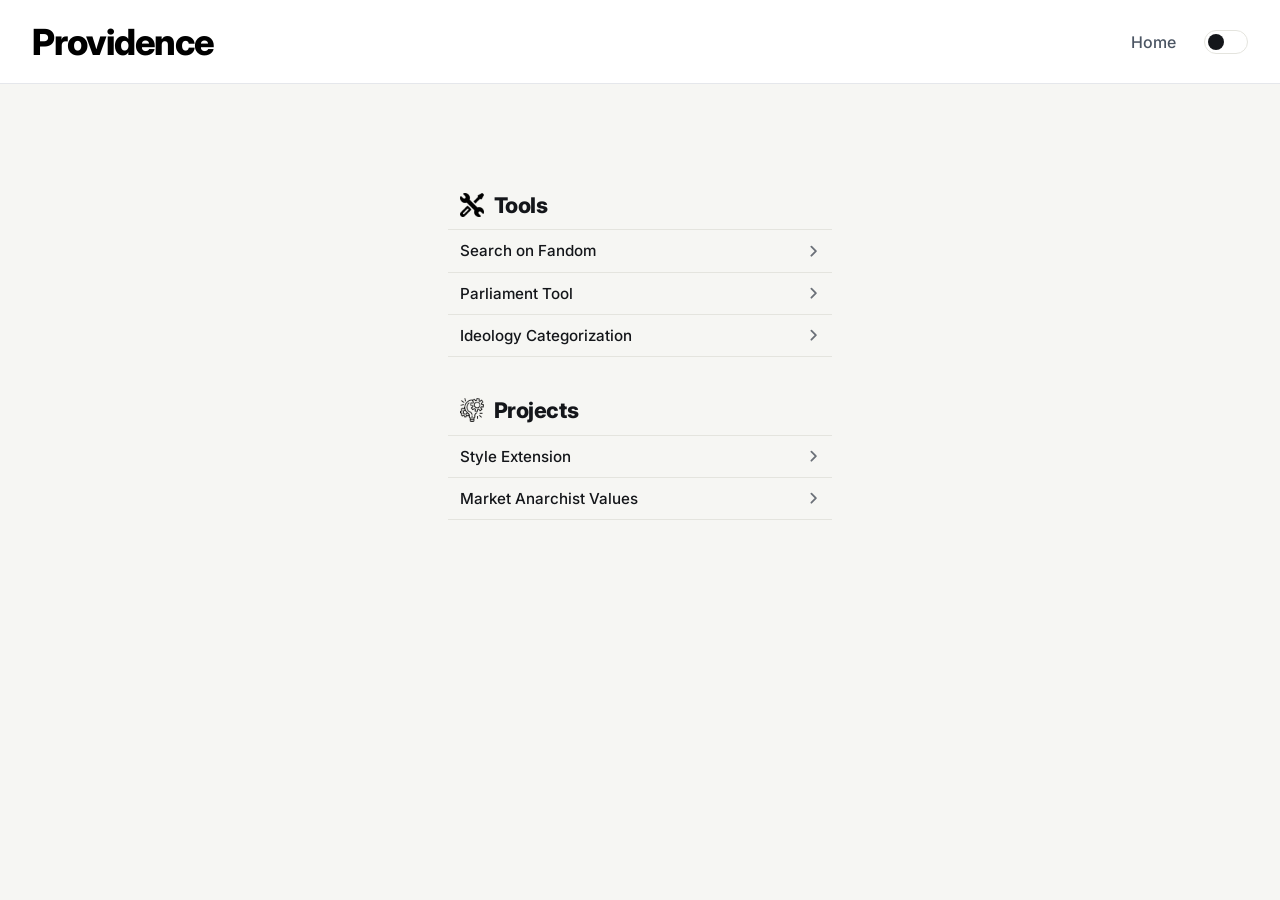
<file: index.html>
<!DOCTYPE html>
<html lang="en" data-theme="light">
<head>
    <meta charset="UTF-8">
    <meta name="viewport" content="width=device-width, initial-scale=1.0">
    <title>Providence</title>
    <link rel="preconnect" href="https://fonts.googleapis.com">
    <link rel="preconnect" href="https://fonts.gstatic.com" crossorigin>
    <link href="https://fonts.googleapis.com/css2?family=Inter:wght@300;400;500;600;800&display=swap" rel="stylesheet">
    <link rel="stylesheet" href="style.css">
    <style>
        :root {
            --bg: #f6f6f3;
            --fg: #14161a;
            --muted: #6b7078;
            --panel: #ffffff;
            --line: #e4e4de;
            --hover: rgba(20, 22, 26, 0.045);
            --overlay: rgba(20, 22, 26, 0.45);
        }
        :root[data-theme="dark"] {
            --bg: #14161a;
            --fg: #f2f2ee;
            --muted: #9aa0a8;
            --panel: #1c1f25;
            --line: #2a2e35;
            --hover: rgba(242, 242, 238, 0.06);
            --overlay: rgba(0, 0, 0, 0.65);
        }

        * { box-sizing: border-box; margin: 0; }
        html, body { min-height: 100%; }
        body {
            font-family: 'Inter', system-ui, sans-serif;
            background: var(--bg);
            color: var(--fg);
            transition: background .25s, color .25s;
            display: flex;
            flex-direction: column;
            align-items: center;
            padding: 0;
        }


        /* Theme switch */
        .theme-switch {
            position: fixed;
            width: 44px;
            height: 24px;
            border-radius: 999px;
            border: 1px solid var(--line);
            background: var(--panel);
            cursor: pointer;
            padding: 0;
            transition: background .25s, border-color .25s;
        }
        .theme-switch::after {
            content: "";
            position: absolute;
            top: 3px;
            left: 3px;
            width: 16px;
            height: 16px;
            border-radius: 50%;
            background: var(--fg);
            transition: transform .25s, background .25s;
        }
        :root[data-theme="dark"] .theme-switch::after { transform: translateX(20px); }

        /* Layout */
        main {
            width: 100%;
            max-width: 26.5rem;
            padding: 0 1.25rem;
            margin-top: clamp(3rem, 12vh, 7rem);
            padding-bottom: 4rem;
            display: flex;
            flex-direction: column;
            gap: 2.5rem;
        }

        /* Category */
        .category-title {
            display: flex;
            align-items: center;
            gap: 0.6rem;
            font-size: 1.35rem;
            font-weight: 800;
            letter-spacing: -0.02em;
            padding: 0 0.75rem 0.7rem;
        }
        .category-title img {
            width: 1.5rem;
            height: 1.5rem;
            object-fit: contain;
            transition: filter .25s;
        }
        :root[data-theme="dark"] .category-title img { filter: invert(1); }

        /* Entries: plain rows, no button chrome */
        .entries {
            list-style: none;
            padding: 0;
            border-top: 1px solid var(--line);
        }
        .entry {
            display: flex;
            align-items: center;
            justify-content: space-between;
            gap: 1rem;
            width: 100%;
            padding: 0.7rem 0.75rem;
            font: inherit;
            font-size: 0.95rem;
            font-weight: 500;
            color: var(--fg);
            text-align: left;
            text-decoration: none;
            background: none;
            border: none;
            border-bottom: 1px solid var(--line);
            cursor: pointer;
            transition: background .15s, padding-left .15s;
        }
        .entry .chev {
            width: 0.9rem;
            height: 0.9rem;
            color: var(--muted);
            flex: none;
            transition: transform .15s, color .15s;
        }
        .entry:hover { background: var(--hover); padding-left: 1rem; }
        .entry:hover .chev { color: var(--fg); transform: translateX(2px); }
        .entry.with-icon { justify-content: flex-start; }
        .entry.with-icon svg.icon {
            width: 1.4rem;
            height: 1.4rem;
            flex: none;
        }
        .entry.with-icon .chev { margin-left: auto; }

        .theme-switch:focus-visible,
        .entry:focus-visible,
        #wikiSearchInput:focus-visible,
        .close-btn:focus-visible { outline: 2px solid var(--fg); outline-offset: -2px; }
        .theme-switch:focus-visible { outline-offset: 3px; }

        /* Modals */
        .modal {
            position: fixed;
            inset: 0;
            background: var(--overlay);
            backdrop-filter: blur(4px);
            display: none;
            justify-content: center;
            align-items: center;
            padding: 1rem;
            z-index: 50;
        }
        .modal.open { display: flex; }
        .modal-card {
            width: 100%;
            max-width: 24rem;
            background: var(--panel);
            border: 1px solid var(--line);
            border-radius: 14px;
            padding: 1.25rem 0.5rem 0.5rem;
            box-shadow: 0 20px 50px rgba(0,0,0,.25);
        }
        .modal-head {
            display: flex;
            justify-content: space-between;
            align-items: center;
            padding: 0 0.75rem 0.9rem;
        }
        .modal-head h2 { font-size: 1.05rem; font-weight: 700; }
        .close-btn {
            background: none;
            border: none;
            color: var(--muted);
            font-size: 1.5rem;
            line-height: 1;
            cursor: pointer;
        }
        .close-btn:hover { color: var(--fg); }
        .modal-card .entries { border-top: 1px solid var(--line); }
        .modal-card .entries li:last-child .entry { border-bottom: none; }
        .search-body { padding: 0 0.5rem 0.75rem; }
        #wikiSearchInput {
            width: 100%;
            padding: 0.65rem 0.85rem;
            font: inherit;
            font-size: 0.95rem;
            color: var(--fg);
            background: var(--bg);
            border: 1px solid var(--line);
            border-radius: 8px;
        }
        #wikiSearchInput::placeholder { color: var(--muted); }
        #searchResults {
            margin-top: 0.9rem;
            max-height: 15rem;
            overflow-y: auto;
            display: flex;
            flex-direction: column;
            gap: 0.5rem;
            font-size: 0.9rem;
        }
        #searchResults a { color: var(--fg); }

        @media (prefers-reduced-motion: reduce) {
            * { transition: none !important; }
        }
    </style>
</head>
<body>

    <button class="theme-switch" id="themeSwitch" type="button"
            role="switch" aria-checked="false" aria-label="Dark mode"></button>

    <header class="top-header">
        <a class="nav-link" href="index.html">Home</a>
    </header>

    <main>
        <section aria-labelledby="cat-rptools">
            <h2 class="category-title" id="cat-rptools">
                <img src="pictures/rptools.png" alt="">
                Tools
            </h2>
            <ul class="entries">
                <li>
                    <button class="entry" type="button" onclick="toggleModal('searchModal')">
                        Search on Fandom
                        <svg class="chev" viewBox="0 0 16 16" fill="none" stroke="currentColor" stroke-width="2" stroke-linecap="round" stroke-linejoin="round" aria-hidden="true"><path d="M6 3l5 5-5 5"/></svg>
                    </button>
                </li>
                <li>
                    <button class="entry" type="button" onclick="toggleModal('parliamentModal')">
                        Parliament Tool
                        <svg class="chev" viewBox="0 0 16 16" fill="none" stroke="currentColor" stroke-width="2" stroke-linecap="round" stroke-linejoin="round" aria-hidden="true"><path d="M6 3l5 5-5 5"/></svg>
                    </button>
                </li>
                <li>
                    <a class="entry" href="rptools/polcomp.html">
                        Ideology Categorization
                        <svg class="chev" viewBox="0 0 16 16" fill="none" stroke="currentColor" stroke-width="2" stroke-linecap="round" stroke-linejoin="round" aria-hidden="true"><path d="M6 3l5 5-5 5"/></svg>
                    </a>
                </li>
            </ul>
        </section>

        <section aria-labelledby="cat-projects">
            <h2 class="category-title" id="cat-projects">
                <img src="pictures/projects.png" alt="">
                Projects
            </h2>
            <ul class="entries">
                <li>
                    <a class="entry" href="projects/styleex.html">
                        Style Extension
                        <svg class="chev" viewBox="0 0 16 16" fill="none" stroke="currentColor" stroke-width="2" stroke-linecap="round" stroke-linejoin="round" aria-hidden="true"><path d="M6 3l5 5-5 5"/></svg>
                    </a>
                </li>
                <li>
                    <a class="entry" href="https://rpolmap.github.io/Market-Anarchist-Values/index.html">
                        Market Anarchist Values
                        <svg class="chev" viewBox="0 0 16 16" fill="none" stroke="currentColor" stroke-width="2" stroke-linecap="round" stroke-linejoin="round" aria-hidden="true"><path d="M6 3l5 5-5 5"/></svg>
                    </a>
                </li>
            </ul>
        </section>
    </main>

    <!-- Fandom search -->
    <div class="modal" id="searchModal" role="dialog" aria-modal="true" aria-labelledby="searchTitle">
        <div class="modal-card">
            <div class="modal-head">
                <h2 id="searchTitle">Wiki Search</h2>
                <button class="close-btn" type="button" onclick="toggleModal('searchModal')" aria-label="Close">&times;</button>
            </div>
            <div class="search-body">
                <input type="text" id="wikiSearchInput" placeholder="Search the wiki..."
                       oninput="runProvidenceSearch(this.value, 'searchResults')">
                <div id="searchResults"></div>
            </div>
        </div>
    </div>

    <!-- Parliament Tool menu -->
    <div class="modal" id="parliamentModal" role="dialog" aria-modal="true" aria-labelledby="parliamentTitle">
        <div class="modal-card">
            <div class="modal-head">
                <h2 id="parliamentTitle">What do you want to build?</h2>
                <button class="close-btn" type="button" onclick="toggleModal('parliamentModal')" aria-label="Close">&times;</button>
            </div>
            <ul class="entries">
                <li>
                    <a class="entry with-icon" href="rptools/seats.html">
                        <svg class="icon" viewBox="0 0 44 26" fill="none" stroke="currentColor" stroke-width="3.2" stroke-linecap="round" aria-hidden="true">
                            <path d="M3 23 A19 19 0 0 1 41 23" stroke-dasharray="0 6.2"/>
                            <path d="M10 23 A12 12 0 0 1 34 23" stroke-dasharray="0 5.4"/>
                            <path d="M16.5 23 A5.5 5.5 0 0 1 27.5 23" stroke-dasharray="0 5"/>
                        </svg>
                        Seats
                        <svg class="chev" viewBox="0 0 16 16" fill="none" stroke="currentColor" stroke-width="2" stroke-linecap="round" stroke-linejoin="round" aria-hidden="true"><path d="M6 3l5 5-5 5"/></svg>
                    </a>
                </li>
                <li>
                    <a class="entry with-icon" href="rptools/votes.html">
                        <svg class="icon" viewBox="0 0 28 28" fill="currentColor" aria-hidden="true">
                            <rect x="3" y="14" width="5" height="11" rx="1"/>
                            <rect x="11.5" y="5" width="5" height="20" rx="1"/>
                            <rect x="20" y="10" width="5" height="15" rx="1"/>
                        </svg>
                        Votes
                        <svg class="chev" viewBox="0 0 16 16" fill="none" stroke="currentColor" stroke-width="2" stroke-linecap="round" stroke-linejoin="round" aria-hidden="true"><path d="M6 3l5 5-5 5"/></svg>
                    </a>
                </li>
            </ul>
        </div>
    </div>

    <script src="rptools/fandom.js"></script>

    <script>
        function toggleModal(id) {
            const modal = document.getElementById(id);
            const opening = !modal.classList.contains('open');
            modal.classList.toggle('open', opening);
            if (opening && id === 'searchModal') document.getElementById('wikiSearchInput').focus();
        }
        document.addEventListener('keydown', e => {
            if (e.key !== 'Escape') return;
            document.querySelectorAll('.modal.open').forEach(m => toggleModal(m.id));
        });
        document.querySelectorAll('.modal').forEach(m => {
            m.addEventListener('click', e => { if (e.target === m) toggleModal(m.id); });
        });

        const root = document.documentElement;
        const switchBtn = document.getElementById('themeSwitch');
        function setTheme(theme) {
            root.setAttribute('data-theme', theme);
            switchBtn.setAttribute('aria-checked', theme === 'dark');
            try { localStorage.setItem('site-theme', theme); } catch (e) {}
        }
        try {
            const saved = localStorage.getItem('site-theme');
            if (saved) setTheme(saved);
        } catch (e) {}
        switchBtn.addEventListener('click', () => {
            setTheme(root.getAttribute('data-theme') === 'dark' ? 'light' : 'dark');
        });
    </script>

</body>
</html>
</file>
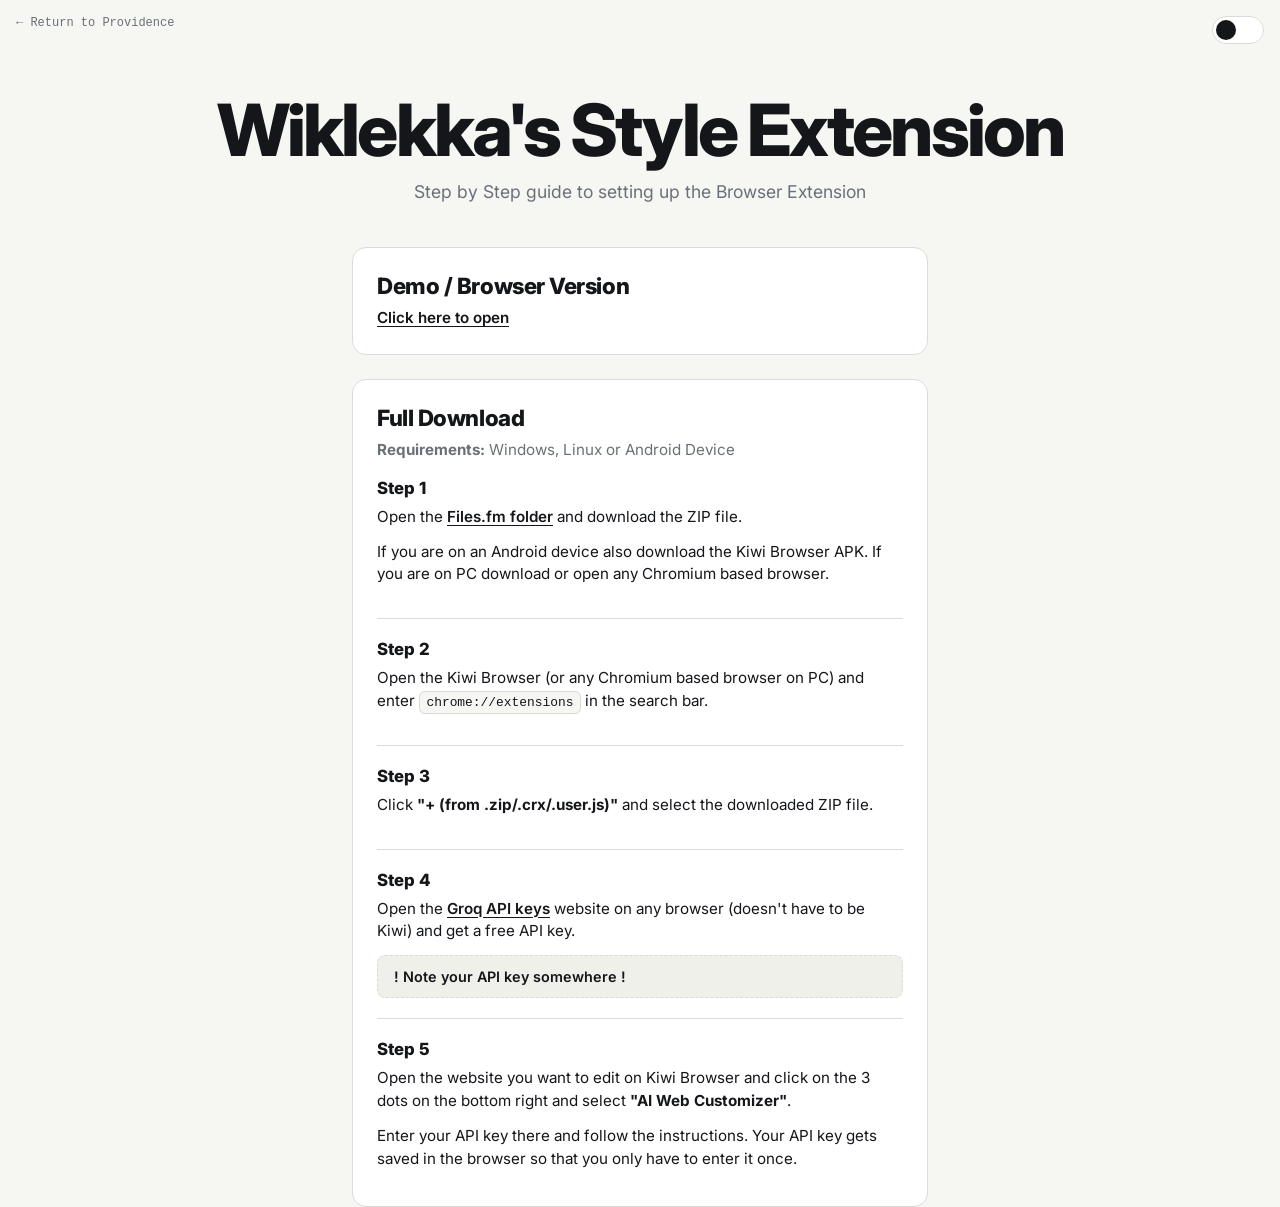
<file: styleex.html>
<!DOCTYPE html>
<html lang="en" data-theme="light">
<head>
    <meta charset="UTF-8">
    <meta name="viewport" content="width=device-width, initial-scale=1.0">
    <title>Wiklekka's Style Extension</title>
    <link rel="preconnect" href="https://fonts.googleapis.com">
    <link rel="preconnect" href="https://fonts.gstatic.com" crossorigin>
    <link href="https://fonts.googleapis.com/css2?family=Inter:wght@300;400;600;800&display=swap" rel="stylesheet">
    <style>
        :root {
            --bg: #f6f6f3;
            --fg: #14161a;
            --muted: #6b7078;
            --panel: #ffffff;
            --line: #dcdcd6;
            --btn-bg: #14161a;      /* buttons: opposite of page background */
            --btn-fg: #f6f6f3;
            --overlay: rgba(20, 22, 26, 0.45);
            --note-bg: #f0f0eb;
        }
        :root[data-theme="dark"] {
            --bg: #14161a;
            --fg: #f2f2ee;
            --muted: #9aa0a8;
            --panel: #1c1f25;
            --line: #2c3037;
            --btn-bg: #f2f2ee;
            --btn-fg: #14161a;
            --overlay: rgba(0, 0, 0, 0.65);
            --note-bg: #242830;
        }

        * { box-sizing: border-box; margin: 0; }
        html, body { height: 100%; }
        body {
            font-family: 'Inter', system-ui, sans-serif;
            background: var(--bg);
            color: var(--fg);
            transition: background .25s, color .25s;
            display: flex;
            flex-direction: column;
            align-items: center;
            padding: 0 1rem 4rem 1rem;
        }

        /* Top-left links */
        .top-links {
            position: fixed;
            top: 1rem;
            left: 1rem;
            display: flex;
            gap: 1rem;
            z-index: 10;
        }
        .py-link {
            font-family: ui-monospace, SFMono-Regular, Menlo, Consolas, "Liberation Mono", "Courier New", monospace;
            font-size: 0.75rem;
            color: var(--muted);
            text-decoration: none;
            transition: color .25s;
        }
        .py-link:hover { color: var(--fg); }
        .py-link:focus-visible { outline: 2px solid var(--fg); outline-offset: 3px; }

        /* Theme switch */
        .theme-switch {
            position: fixed;
            top: 1rem;
            right: 1rem;
            width: 52px;
            height: 28px;
            border-radius: 999px;
            border: 1px solid var(--line);
            background: var(--panel);
            cursor: pointer;
            padding: 0;
            z-index: 10;
            transition: background .25s, border-color .25s;
        }
        .theme-switch::after {
            content: "";
            position: absolute;
            top: 3px;
            left: 3px;
            width: 20px;
            height: 20px;
            border-radius: 50%;
            background: var(--fg);
            transition: transform .25s, background .25s;
        }
        :root[data-theme="dark"] .theme-switch::after { transform: translateX(24px); }
        .theme-switch:focus-visible,
        .dash-btn:focus-visible { outline: 2px solid var(--fg); outline-offset: 3px; }

        /* Title */
        header { margin-top: clamp(4rem, 10vh, 7rem); text-align: center; }
        h1 {
            font-size: clamp(2.5rem, 8vw, 4.5rem);
            font-weight: 800;
            letter-spacing: -0.04em;
            line-height: 1.1;
        }
        .subtitle {
            margin-top: 0.75rem;
            color: var(--muted);
            font-size: 1.1rem;
            font-weight: 400;
        }

        /* Container & Cards */
        .container {
            width: 100%;
            max-width: 36rem;
            margin-top: clamp(2rem, 5vh, 3.5rem);
            display: flex;
            flex-direction: column;
            gap: 1.5rem;
        }

        .section-card {
            background: var(--panel);
            border: 1px solid var(--line);
            border-radius: 14px;
            padding: 1.5rem;
            transition: background .25s, border-color .25s;
        }

        .section-card h2 {
            font-size: 1.4rem;
            font-weight: 800;
            margin-bottom: 0.5rem;
            letter-spacing: -0.02em;
        }

        .section-card p {
            color: var(--muted);
            line-height: 1.5;
            font-size: 0.95rem;
        }

        /* Steps */
        .steps-list {
            display: flex;
            flex-direction: column;
            gap: 1.25rem;
            margin-top: 1rem;
        }

        .step-item {
            border-top: 1px solid var(--line);
            padding-top: 1.25rem;
        }
        .step-item:first-child {
            border-top: none;
            padding-top: 0;
        }

        .step-title {
            font-weight: 800;
            font-size: 1.05rem;
            margin-bottom: 0.5rem;
            display: flex;
            align-items: center;
            gap: 0.5rem;
        }

        .step-desc {
            color: var(--fg);
            font-size: 0.95rem;
            line-height: 1.5;
            margin-bottom: 0.75rem;
        }

        .step-desc code {
            font-family: ui-monospace, SFMono-Regular, Menlo, Consolas, monospace;
            background: var(--bg);
            padding: 0.2rem 0.4rem;
            border-radius: 6px;
            border: 1px solid var(--line);
            font-size: 0.85em;
        }

        /* Links & Buttons inside content */
        .ext-link {
            color: var(--fg);
            font-weight: 600;
            text-decoration: underline;
            text-underline-offset: 3px;
        }

        .dash-btn {
            display: block;
            width: 100%;
            text-align: center;
            text-decoration: none;
            font: inherit;
            font-weight: 600;
            padding: 1.0rem 1.5rem;
            border: none;
            border-radius: 10px;
            background: var(--btn-bg);
            color: var(--btn-fg);
            cursor: pointer;
            transition: background .25s, color .25s, transform .15s;
            margin-top: 0.5rem;
        }
        .dash-btn:hover { transform: translateY(-2px); }
        .dash-btn:active { transform: translateY(0); }

        /* Note box */
        .note-box {
            background: var(--note-bg);
            border: 1px dashed var(--line);
            border-radius: 8px;
            padding: 0.75rem 1rem;
            font-size: 0.9rem;
            font-weight: 600;
            color: var(--fg);
            margin-top: 0.75rem;
        }

        @media (prefers-reduced-motion: reduce) {
            * { transition: none !important; }
        }
    </style>
</head>
<body>

    <nav class="top-links">
        <a class="py-link" href="index.html">&larr; Return to Providence</a>
    </nav>

    <button class="theme-switch" id="themeSwitch" type="button"
            role="switch" aria-checked="false" aria-label="Dark mode"></button>

    <header>
        <h1>Wiklekka's Style Extension</h1>
        <p class="subtitle">Step by Step guide to setting up the Browser Extension</p>
    </header>

    <main class="container">

        <!-- Demo/Browser Section -->
        <section class="section-card">
            <h2>Demo / Browser Version</h2>
            <p><a class="ext-link" href="https://rpolmap.github.io/style-extension/" target="_blank" rel="noopener noreferrer">Click here to open</a></p>
        </section>

        <!-- Full Download & Setup Guide Section -->
        <section class="section-card">
            <h2>Full Download</h2>
            <p style="margin-bottom: 1rem;"><strong>Requirements:</strong> Windows, Linux or Android Device</p>

            <div class="steps-list">
                
                <!-- Step 1 -->
                <article class="step-item">
                    <div class="step-title">Step 1</div>
                    <div class="step-desc">
                        Open the <a class="ext-link" href="https://files.fm/u/wvrsgruce9h5c2dh" target="_blank" rel="noopener noreferrer">Files.fm folder</a> and download the ZIP file.
                    </div>
                    <div class="step-desc">
                        If you are on an Android device also download the Kiwi Browser APK. If you are on PC download or open any Chromium based browser.
                    </div>
                </article>

                <!-- Step 2 -->
                <article class="step-item">
                    <div class="step-title">Step 2</div>
                    <div class="step-desc">
                        Open the Kiwi Browser (or any Chromium based browser on PC) and enter <code>chrome://extensions</code> in the search bar.
                    </div>
                </article>

                <!-- Step 3 -->
                <article class="step-item">
                    <div class="step-title">Step 3</div>
                    <div class="step-desc">
                        Click <strong>"+ (from .zip/.crx/.user.js)"</strong> and select the downloaded ZIP file.
                    </div>
                </article>

                <!-- Step 4 -->
                <article class="step-item">
                    <div class="step-title">Step 4</div>
                    <div class="step-desc">
                        Open the <a class="ext-link" href="https://console.groq.com/keys" target="_blank" rel="noopener noreferrer">Groq API keys</a> website on any browser (doesn't have to be Kiwi) and get a free API key.
                    </div>
                    <div class="note-box">
                        &excl; Note your API key somewhere &excl;
                    </div>
                </article>

                <!-- Step 5 -->
                <article class="step-item">
                    <div class="step-title">Step 5</div>
                    <div class="step-desc">
                        Open the website you want to edit on Kiwi Browser and click on the 3 dots on the bottom right and select <strong>"AI Web Customizer"</strong>.
                    </div>
                    <div class="step-desc">
                        Enter your API key there and follow the instructions. Your API key gets saved in the browser so that you only have to enter it once.
                    </div>
                </article>

            </div>
        </section>

    </main>

    <script>
        // Theme switch (light by default)
        const root = document.documentElement;
        const switchBtn = document.getElementById('themeSwitch');
        
        function setTheme(theme) {
            root.setAttribute('data-theme', theme);
            switchBtn.setAttribute('aria-checked', theme === 'dark');
            try { localStorage.setItem('providence-theme', theme); } catch (e) {}
        }

        try {
            const saved = localStorage.getItem('providence-theme');
            if (saved) setTheme(saved);
        } catch (e) {}

        switchBtn.addEventListener('click', () => {
            setTheme(root.getAttribute('data-theme') === 'dark' ? 'light' : 'dark');
        });
    </script>

</body>
</html>
</file>
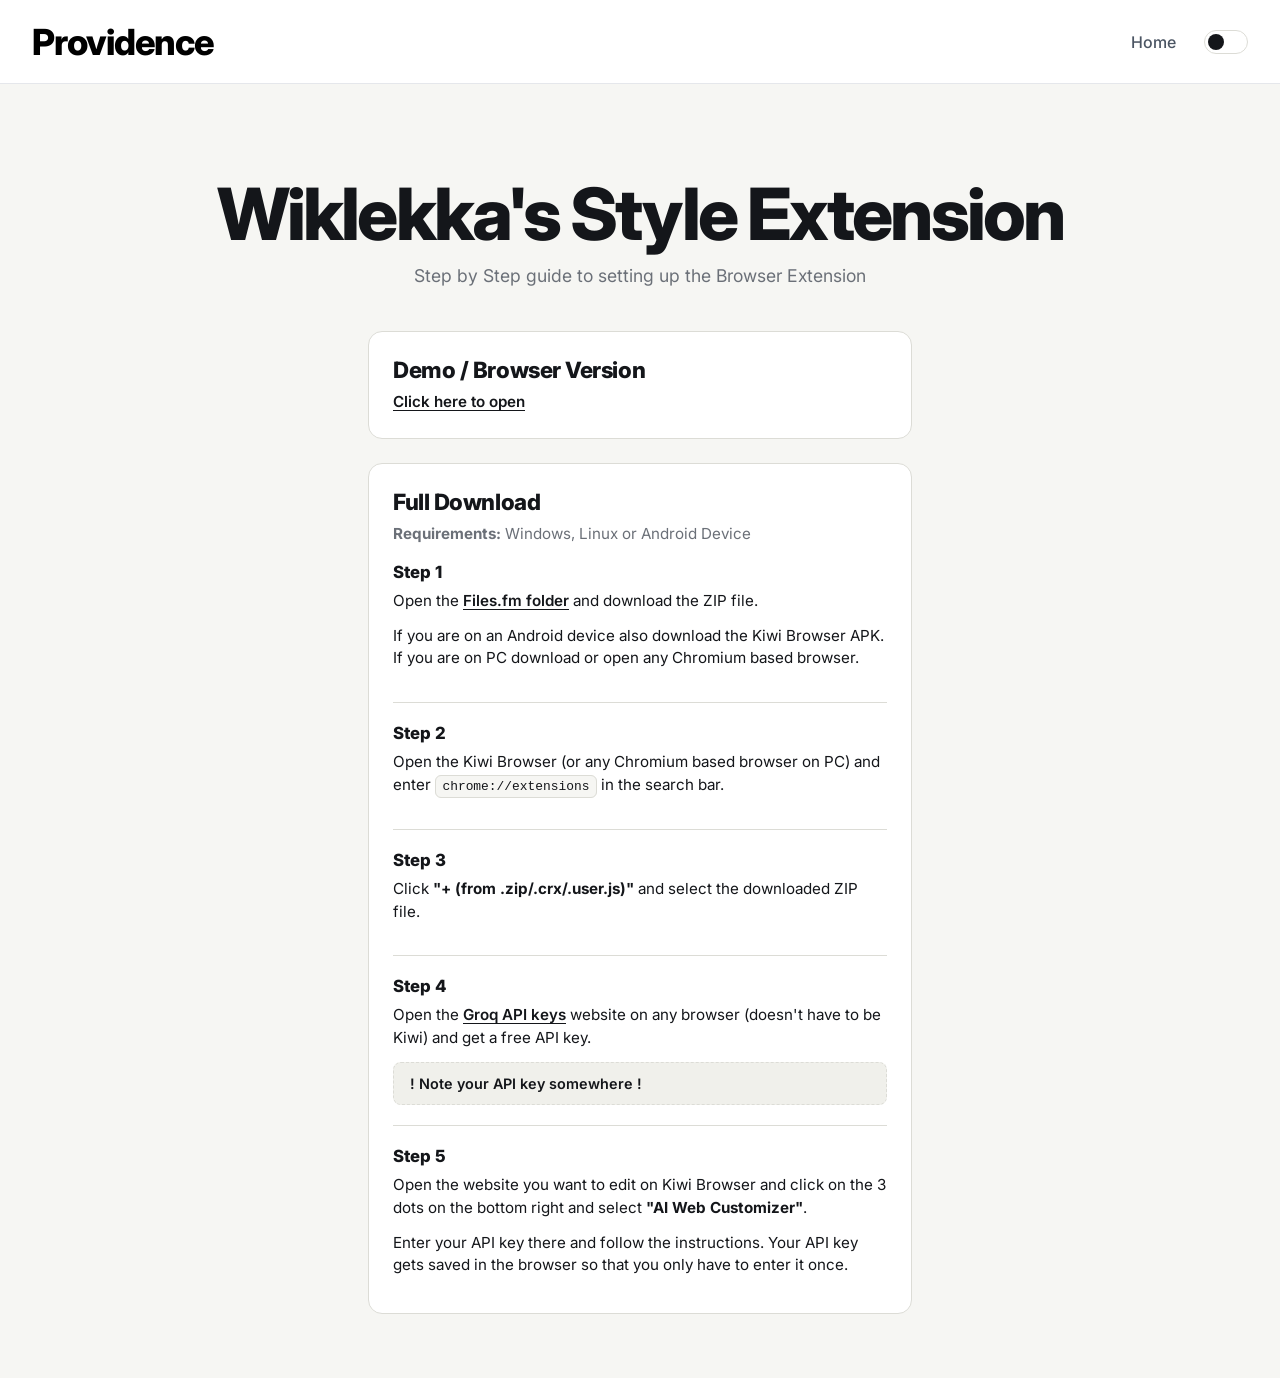
<file: projects/styleex.html>
<!DOCTYPE html>
<html lang="en" data-theme="light">
<head>
    <meta charset="UTF-8">
    <meta name="viewport" content="width=device-width, initial-scale=1.0">
    <title>Wiklekka's Style Extension</title>
    <link rel="preconnect" href="https://fonts.googleapis.com">
    <link rel="preconnect" href="https://fonts.gstatic.com" crossorigin>
    <link href="https://fonts.googleapis.com/css2?family=Inter:wght@300;400;600;800&display=swap" rel="stylesheet">
    <link rel="stylesheet" href="../style.css">
    <style>
        :root {
            --bg: #f6f6f3;
            --fg: #14161a;
            --muted: #6b7078;
            --panel: #ffffff;
            --line: #dcdcd6;
            --btn-bg: #14161a;      /* buttons: opposite of page background */
            --btn-fg: #f6f6f3;
            --overlay: rgba(20, 22, 26, 0.45);
            --note-bg: #f0f0eb;
        }
        :root[data-theme="dark"] {
            --bg: #14161a;
            --fg: #f2f2ee;
            --muted: #9aa0a8;
            --panel: #1c1f25;
            --line: #2c3037;
            --btn-bg: #f2f2ee;
            --btn-fg: #14161a;
            --overlay: rgba(0, 0, 0, 0.65);
            --note-bg: #242830;
        }

        * { box-sizing: border-box; margin: 0; }
        html, body { min-height: 100%; }
        body {
            font-family: 'Inter', system-ui, sans-serif;
            background: var(--bg);
            color: var(--fg);
            transition: background .25s, color .25s;
            display: flex;
            flex-direction: column;
            align-items: center;
            padding: 0 0 4rem 0;
        }
        header:not(.top-header), .container { padding-left: 1rem; padding-right: 1rem; }

        /* Theme switch */
        .theme-switch {
            position: fixed;
            width: 44px;
            height: 24px;
            border-radius: 999px;
            border: 1px solid var(--line);
            background: var(--panel);
            cursor: pointer;
            padding: 0;
            z-index: 10;
            transition: background .25s, border-color .25s;
        }
        .theme-switch::after {
            content: "";
            position: absolute;
            top: 3px;
            left: 3px;
            width: 16px;
            height: 16px;
            border-radius: 50%;
            background: var(--fg);
            transition: transform .25s, background .25s;
        }
        :root[data-theme="dark"] .theme-switch::after { transform: translateX(20px); }
        .theme-switch:focus-visible,
        .dash-btn:focus-visible { outline: 2px solid var(--fg); outline-offset: 3px; }

        /* Title */
        header:not(.top-header) { margin-top: clamp(4rem, 10vh, 7rem); text-align: center; }
        h1 {
            font-size: clamp(2.5rem, 8vw, 4.5rem);
            font-weight: 800;
            letter-spacing: -0.04em;
            line-height: 1.1;
        }
        .subtitle {
            margin-top: 0.75rem;
            color: var(--muted);
            font-size: 1.1rem;
            font-weight: 400;
        }

        /* Container & Cards */
        .container {
            width: 100%;
            max-width: 36rem;
            margin-top: clamp(2rem, 5vh, 3.5rem);
            display: flex;
            flex-direction: column;
            gap: 1.5rem;
        }

        .section-card {
            background: var(--panel);
            border: 1px solid var(--line);
            border-radius: 14px;
            padding: 1.5rem;
            transition: background .25s, border-color .25s;
        }

        .section-card h2 {
            font-size: 1.4rem;
            font-weight: 800;
            margin-bottom: 0.5rem;
            letter-spacing: -0.02em;
        }

        .section-card p {
            color: var(--muted);
            line-height: 1.5;
            font-size: 0.95rem;
        }

        /* Steps */
        .steps-list {
            display: flex;
            flex-direction: column;
            gap: 1.25rem;
            margin-top: 1rem;
        }

        .step-item {
            border-top: 1px solid var(--line);
            padding-top: 1.25rem;
        }
        .step-item:first-child {
            border-top: none;
            padding-top: 0;
        }

        .step-title {
            font-weight: 800;
            font-size: 1.05rem;
            margin-bottom: 0.5rem;
            display: flex;
            align-items: center;
            gap: 0.5rem;
        }

        .step-desc {
            color: var(--fg);
            font-size: 0.95rem;
            line-height: 1.5;
            margin-bottom: 0.75rem;
        }

        .step-desc code {
            font-family: ui-monospace, SFMono-Regular, Menlo, Consolas, monospace;
            background: var(--bg);
            padding: 0.2rem 0.4rem;
            border-radius: 6px;
            border: 1px solid var(--line);
            font-size: 0.85em;
        }

        /* Links & Buttons inside content */
        .ext-link {
            color: var(--fg);
            font-weight: 600;
            text-decoration: underline;
            text-underline-offset: 3px;
        }

        .dash-btn {
            display: block;
            width: 100%;
            text-align: center;
            text-decoration: none;
            font: inherit;
            font-weight: 600;
            padding: 1.0rem 1.5rem;
            border: none;
            border-radius: 10px;
            background: var(--btn-bg);
            color: var(--btn-fg);
            cursor: pointer;
            transition: background .25s, color .25s, transform .15s;
            margin-top: 0.5rem;
        }
        .dash-btn:hover { transform: translateY(-2px); }
        .dash-btn:active { transform: translateY(0); }

        /* Note box */
        .note-box {
            background: var(--note-bg);
            border: 1px dashed var(--line);
            border-radius: 8px;
            padding: 0.75rem 1rem;
            font-size: 0.9rem;
            font-weight: 600;
            color: var(--fg);
            margin-top: 0.75rem;
        }

        @media (prefers-reduced-motion: reduce) {
            * { transition: none !important; }
        }
    </style>
</head>
<body>

    <header class="top-header">
        <a class="nav-link" href="../index.html">Home</a>
    </header>

    <button class="theme-switch" id="themeSwitch" type="button"
            role="switch" aria-checked="false" aria-label="Dark mode"></button>

    <header>
        <h1>Wiklekka's Style Extension</h1>
        <p class="subtitle">Step by Step guide to setting up the Browser Extension</p>
    </header>

    <main class="container">

        <!-- Demo/Browser Section -->
        <section class="section-card">
            <h2>Demo / Browser Version</h2>
            <p><a class="ext-link" href="https://rpolmap.github.io/style-extension/" target="_blank" rel="noopener noreferrer">Click here to open</a></p>
        </section>

        <!-- Full Download & Setup Guide Section -->
        <section class="section-card">
            <h2>Full Download</h2>
            <p style="margin-bottom: 1rem;"><strong>Requirements:</strong> Windows, Linux or Android Device</p>

            <div class="steps-list">
                
                <!-- Step 1 -->
                <article class="step-item">
                    <div class="step-title">Step 1</div>
                    <div class="step-desc">
                        Open the <a class="ext-link" href="https://files.fm/u/wvrsgruce9h5c2dh" target="_blank" rel="noopener noreferrer">Files.fm folder</a> and download the ZIP file.
                    </div>
                    <div class="step-desc">
                        If you are on an Android device also download the Kiwi Browser APK. If you are on PC download or open any Chromium based browser.
                    </div>
                </article>

                <!-- Step 2 -->
                <article class="step-item">
                    <div class="step-title">Step 2</div>
                    <div class="step-desc">
                        Open the Kiwi Browser (or any Chromium based browser on PC) and enter <code>chrome://extensions</code> in the search bar.
                    </div>
                </article>

                <!-- Step 3 -->
                <article class="step-item">
                    <div class="step-title">Step 3</div>
                    <div class="step-desc">
                        Click <strong>"+ (from .zip/.crx/.user.js)"</strong> and select the downloaded ZIP file.
                    </div>
                </article>

                <!-- Step 4 -->
                <article class="step-item">
                    <div class="step-title">Step 4</div>
                    <div class="step-desc">
                        Open the <a class="ext-link" href="https://console.groq.com/keys" target="_blank" rel="noopener noreferrer">Groq API keys</a> website on any browser (doesn't have to be Kiwi) and get a free API key.
                    </div>
                    <div class="note-box">
                        &excl; Note your API key somewhere &excl;
                    </div>
                </article>

                <!-- Step 5 -->
                <article class="step-item">
                    <div class="step-title">Step 5</div>
                    <div class="step-desc">
                        Open the website you want to edit on Kiwi Browser and click on the 3 dots on the bottom right and select <strong>"AI Web Customizer"</strong>.
                    </div>
                    <div class="step-desc">
                        Enter your API key there and follow the instructions. Your API key gets saved in the browser so that you only have to enter it once.
                    </div>
                </article>

            </div>
        </section>

    </main>

    <script>
        // Theme switch (light by default)
        const root = document.documentElement;
        const switchBtn = document.getElementById('themeSwitch');
        
        function setTheme(theme) {
            root.setAttribute('data-theme', theme);
            switchBtn.setAttribute('aria-checked', theme === 'dark');
            try { localStorage.setItem('site-theme', theme); } catch (e) {}
        }

        try {
            const saved = localStorage.getItem('site-theme');
            if (saved) setTheme(saved);
        } catch (e) {}

        switchBtn.addEventListener('click', () => {
            setTheme(root.getAttribute('data-theme') === 'dark' ? 'light' : 'dark');
        });
    </script>

</body>
</html>
</file>
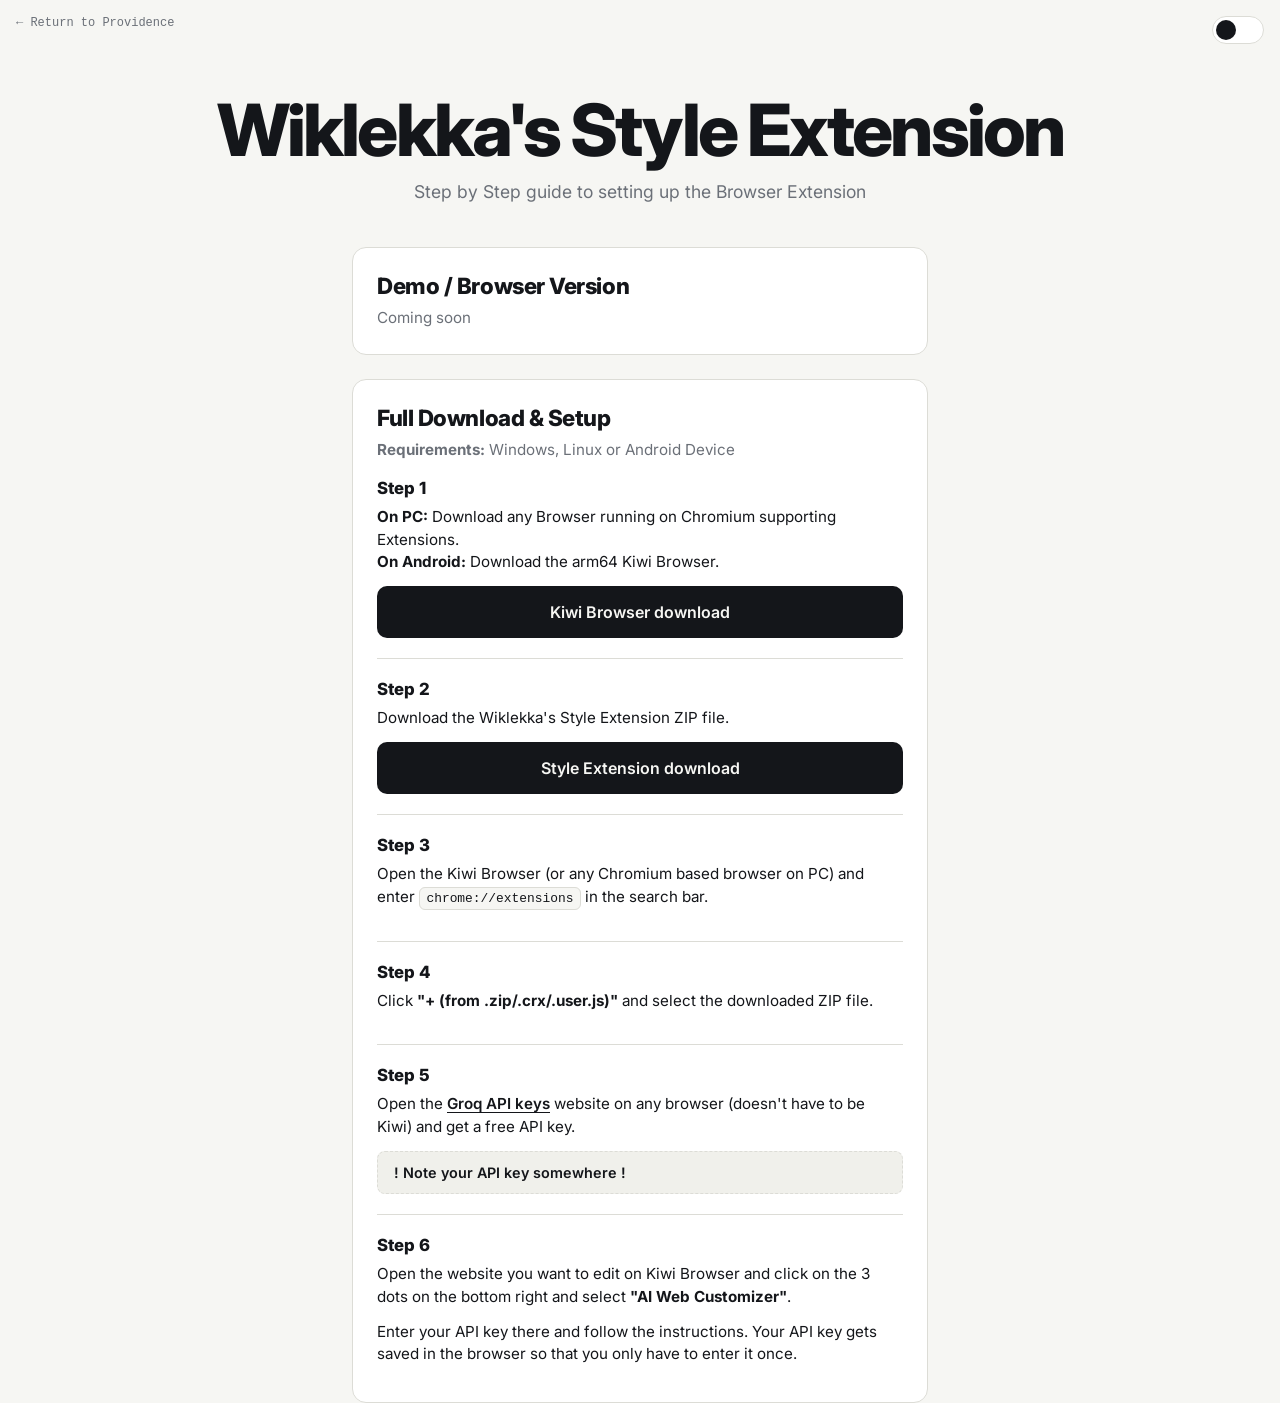
<file: styleex/main.html>
<!DOCTYPE html>
<html lang="en" data-theme="light">
<head>
    <meta charset="UTF-8">
    <meta name="viewport" content="width=device-width, initial-scale=1.0">
    <title>Wiklekka's Style Extension</title>
    <link rel="preconnect" href="https://fonts.googleapis.com">
    <link rel="preconnect" href="https://fonts.gstatic.com" crossorigin>
    <link href="https://fonts.googleapis.com/css2?family=Inter:wght@300;400;600;800&display=swap" rel="stylesheet">
    <style>
        :root {
            --bg: #f6f6f3;
            --fg: #14161a;
            --muted: #6b7078;
            --panel: #ffffff;
            --line: #dcdcd6;
            --btn-bg: #14161a;      /* buttons: opposite of page background */
            --btn-fg: #f6f6f3;
            --overlay: rgba(20, 22, 26, 0.45);
            --note-bg: #f0f0eb;
        }
        :root[data-theme="dark"] {
            --bg: #14161a;
            --fg: #f2f2ee;
            --muted: #9aa0a8;
            --panel: #1c1f25;
            --line: #2c3037;
            --btn-bg: #f2f2ee;
            --btn-fg: #14161a;
            --overlay: rgba(0, 0, 0, 0.65);
            --note-bg: #242830;
        }

        * { box-sizing: border-box; margin: 0; }
        html, body { height: 100%; }
        body {
            font-family: 'Inter', system-ui, sans-serif;
            background: var(--bg);
            color: var(--fg);
            transition: background .25s, color .25s;
            display: flex;
            flex-direction: column;
            align-items: center;
            padding: 0 1rem 4rem 1rem;
        }

        /* Top-left links */
        .top-links {
            position: fixed;
            top: 1rem;
            left: 1rem;
            display: flex;
            gap: 1rem;
            z-index: 10;
        }
        .py-link {
            font-family: ui-monospace, SFMono-Regular, Menlo, Consolas, "Liberation Mono", "Courier New", monospace;
            font-size: 0.75rem;
            color: var(--muted);
            text-decoration: none;
            transition: color .25s;
        }
        .py-link:hover { color: var(--fg); }
        .py-link:focus-visible { outline: 2px solid var(--fg); outline-offset: 3px; }

        /* Theme switch */
        .theme-switch {
            position: fixed;
            top: 1rem;
            right: 1rem;
            width: 52px;
            height: 28px;
            border-radius: 999px;
            border: 1px solid var(--line);
            background: var(--panel);
            cursor: pointer;
            padding: 0;
            z-index: 10;
            transition: background .25s, border-color .25s;
        }
        .theme-switch::after {
            content: "";
            position: absolute;
            top: 3px;
            left: 3px;
            width: 20px;
            height: 20px;
            border-radius: 50%;
            background: var(--fg);
            transition: transform .25s, background .25s;
        }
        :root[data-theme="dark"] .theme-switch::after { transform: translateX(24px); }
        .theme-switch:focus-visible,
        .dash-btn:focus-visible { outline: 2px solid var(--fg); outline-offset: 3px; }

        /* Title */
        header { margin-top: clamp(4rem, 10vh, 7rem); text-align: center; }
        h1 {
            font-size: clamp(2.5rem, 8vw, 4.5rem);
            font-weight: 800;
            letter-spacing: -0.04em;
            line-height: 1.1;
        }
        .subtitle {
            margin-top: 0.75rem;
            color: var(--muted);
            font-size: 1.1rem;
            font-weight: 400;
        }

        /* Container & Cards */
        .container {
            width: 100%;
            max-width: 36rem;
            margin-top: clamp(2rem, 5vh, 3.5rem);
            display: flex;
            flex-direction: column;
            gap: 1.5rem;
        }

        .section-card {
            background: var(--panel);
            border: 1px solid var(--line);
            border-radius: 14px;
            padding: 1.5rem;
            transition: background .25s, border-color .25s;
        }

        .section-card h2 {
            font-size: 1.4rem;
            font-weight: 800;
            margin-bottom: 0.5rem;
            letter-spacing: -0.02em;
        }

        .section-card p {
            color: var(--muted);
            line-height: 1.5;
            font-size: 0.95rem;
        }

        /* Steps */
        .steps-list {
            display: flex;
            flex-direction: column;
            gap: 1.25rem;
            margin-top: 1rem;
        }

        .step-item {
            border-top: 1px solid var(--line);
            padding-top: 1.25rem;
        }
        .step-item:first-child {
            border-top: none;
            padding-top: 0;
        }

        .step-title {
            font-weight: 800;
            font-size: 1.05rem;
            margin-bottom: 0.5rem;
            display: flex;
            align-items: center;
            gap: 0.5rem;
        }

        .step-desc {
            color: var(--fg);
            font-size: 0.95rem;
            line-height: 1.5;
            margin-bottom: 0.75rem;
        }

        .step-desc code {
            font-family: ui-monospace, SFMono-Regular, Menlo, Consolas, monospace;
            background: var(--bg);
            padding: 0.2rem 0.4rem;
            border-radius: 6px;
            border: 1px solid var(--line);
            font-size: 0.85em;
        }

        /* Links & Buttons inside content */
        .ext-link {
            color: var(--fg);
            font-weight: 600;
            text-decoration: underline;
            text-underline-offset: 3px;
        }

        .dash-btn {
            display: block;
            width: 100%;
            text-align: center;
            text-decoration: none;
            font: inherit;
            font-weight: 600;
            padding: 1.0rem 1.5rem;
            border: none;
            border-radius: 10px;
            background: var(--btn-bg);
            color: var(--btn-fg);
            cursor: pointer;
            transition: background .25s, color .25s, transform .15s;
            margin-top: 0.5rem;
        }
        .dash-btn:hover { transform: translateY(-2px); }
        .dash-btn:active { transform: translateY(0); }

        /* Note box */
        .note-box {
            background: var(--note-bg);
            border: 1px dashed var(--line);
            border-radius: 8px;
            padding: 0.75rem 1rem;
            font-size: 0.9rem;
            font-weight: 600;
            color: var(--fg);
            margin-top: 0.75rem;
        }

        @media (prefers-reduced-motion: reduce) {
            * { transition: none !important; }
        }
    </style>
</head>
<body>

    <nav class="top-links">
        <a class="py-link" href="index.html">&larr; Return to Providence</a>
    </nav>

    <button class="theme-switch" id="themeSwitch" type="button"
            role="switch" aria-checked="false" aria-label="Dark mode"></button>

    <header>
        <h1>Wiklekka's Style Extension</h1>
        <p class="subtitle">Step by Step guide to setting up the Browser Extension</p>
    </header>

    <main class="container">

        <!-- Demo/Browser Section -->
        <section class="section-card">
            <h2>Demo / Browser Version</h2>
            <p>Coming soon</p>
        </section>

        <!-- Full Download & Setup Guide Section -->
        <section class="section-card">
            <h2>Full Download &amp; Setup</h2>
            <p style="margin-bottom: 1rem;"><strong>Requirements:</strong> Windows, Linux or Android Device</p>

            <div class="steps-list">
                
                <!-- Step 1 -->
                <article class="step-item">
                    <div class="step-title">Step 1</div>
                    <div class="step-desc">
                        <strong>On PC:</strong> Download any Browser running on Chromium supporting Extensions.<br>
                        <strong>On Android:</strong> Download the arm64 Kiwi Browser.
                    </div>
                    <a class="dash-btn" href="kiwi-browser-arm64.apk" download>Kiwi Browser download</a>
                </article>

                <!-- Step 2 -->
                <article class="step-item">
                    <div class="step-title">Step 2</div>
                    <div class="step-desc">
                        Download the Wiklekka's Style Extension ZIP file.
                    </div>
                    <a class="dash-btn" href="wiklekka-style-extension.zip" download>Style Extension download</a>
                </article>

                <!-- Step 3 -->
                <article class="step-item">
                    <div class="step-title">Step 3</div>
                    <div class="step-desc">
                        Open the Kiwi Browser (or any Chromium based browser on PC) and enter <code>chrome://extensions</code> in the search bar.
                    </div>
                </article>

                <!-- Step 4 -->
                <article class="step-item">
                    <div class="step-title">Step 4</div>
                    <div class="step-desc">
                        Click <strong>"+ (from .zip/.crx/.user.js)"</strong> and select the downloaded ZIP file.
                    </div>
                </article>

                <!-- Step 5 -->
                <article class="step-item">
                    <div class="step-title">Step 5</div>
                    <div class="step-desc">
                        Open the <a class="ext-link" href="https://console.groq.com/keys" target="_blank" rel="noopener noreferrer">Groq API keys</a> website on any browser (doesn't have to be Kiwi) and get a free API key.
                    </div>
                    <div class="note-box">
                        &excl; Note your API key somewhere &excl;
                    </div>
                </article>

                <!-- Step 6 -->
                <article class="step-item">
                    <div class="step-title">Step 6</div>
                    <div class="step-desc">
                        Open the website you want to edit on Kiwi Browser and click on the 3 dots on the bottom right and select <strong>"AI Web Customizer"</strong>.
                    </div>
                    <div class="step-desc">
                        Enter your API key there and follow the instructions. Your API key gets saved in the browser so that you only have to enter it once.
                    </div>
                </article>

            </div>
        </section>

    </main>

    <script>
        // Theme switch (light by default)
        const root = document.documentElement;
        const switchBtn = document.getElementById('themeSwitch');
        
        function setTheme(theme) {
            root.setAttribute('data-theme', theme);
            switchBtn.setAttribute('aria-checked', theme === 'dark');
            try { localStorage.setItem('providence-theme', theme); } catch (e) {}
        }

        try {
            const saved = localStorage.getItem('providence-theme');
            if (saved) setTheme(saved);
        } catch (e) {}

        switchBtn.addEventListener('click', () => {
            setTheme(root.getAttribute('data-theme') === 'dark' ? 'light' : 'dark');
        });
    </script>

</body>
</html>
</file>
<file: style.css>
/* Import a modern, sleek font (Inter) */
@import url('https://fonts.googleapis.com/css2?family=Inter:wght@400;500;800&display=swap');

/* ---------- Colors ---------- */
:root {
  /* Light mode: white bar, black text */
  --header-bg: #ffffff;
  --header-border: #e5e7eb;
  --header-text: #000000;
  --nav-link: #4b5563;
  --nav-link-hover: #000000;
}

/* Dark mode: black bar, white text.
   Follows the site's theme switch (data-theme / .dark),
   and falls back to the OS setting if neither is set. */
:root[data-theme="dark"],
html.dark {
  --header-bg: #000000;
  --header-border: #2a2e35;
  --header-text: #ffffff;
  --nav-link: #9ca3af;
  --nav-link-hover: #ffffff;
}

@media (prefers-color-scheme: dark) {
  :root:not([data-theme]):not(.light) {
    --header-bg: #000000;
    --header-border: #2a2e35;
    --header-text: #ffffff;
    --nav-link: #9ca3af;
    --nav-link-hover: #ffffff;
  }
}

/* ---------- Base ---------- */
body {
  margin: 0;
  font-family: 'Inter', system-ui, -apple-system, BlinkMacSystemFont, sans-serif;
  transition: background-color 0.3s ease, color 0.3s ease;
}

/* ---------- Top bar ----------
   index.html only needs:
   <header class="top-header"><a class="nav-link" href="index.html">Home</a></header>
   The big title is added from here. */
.top-header {
  display: flex;
  align-items: center;
  justify-content: flex-start;
  width: 100%;
  height: 5.25rem;
  min-height: 5.25rem;
  flex-shrink: 0;
  box-sizing: border-box;
  padding: 0 2rem;
  background-color: var(--header-bg);
  border-bottom: 1px solid var(--header-border);
  transition: background-color 0.3s ease, border-color 0.3s ease;
}

/* Big title text (not a link) */
.top-header::before {
  content: "Providence";
  font-size: 2.25rem;
  font-weight: 800;
  letter-spacing: -0.03em;
  line-height: 1;
  color: var(--header-text);
  transition: color 0.3s ease;
}

/* Smaller Home link on the right, leaving room for the theme switch */
.top-header .nav-link {
  margin-left: auto;
  margin-right: 4.5rem;
  font-size: 1rem;
  font-weight: 500;
  color: var(--nav-link);
  text-decoration: none;
  transition: color 0.2s ease;
}

.top-header .nav-link:hover {
  color: var(--nav-link-hover);
}

/* Theme switch position: vertically centered in the bar, far right */
.theme-switch {
  top: calc((5.25rem - 24px) / 2);
  right: 2rem;
}
</file>
